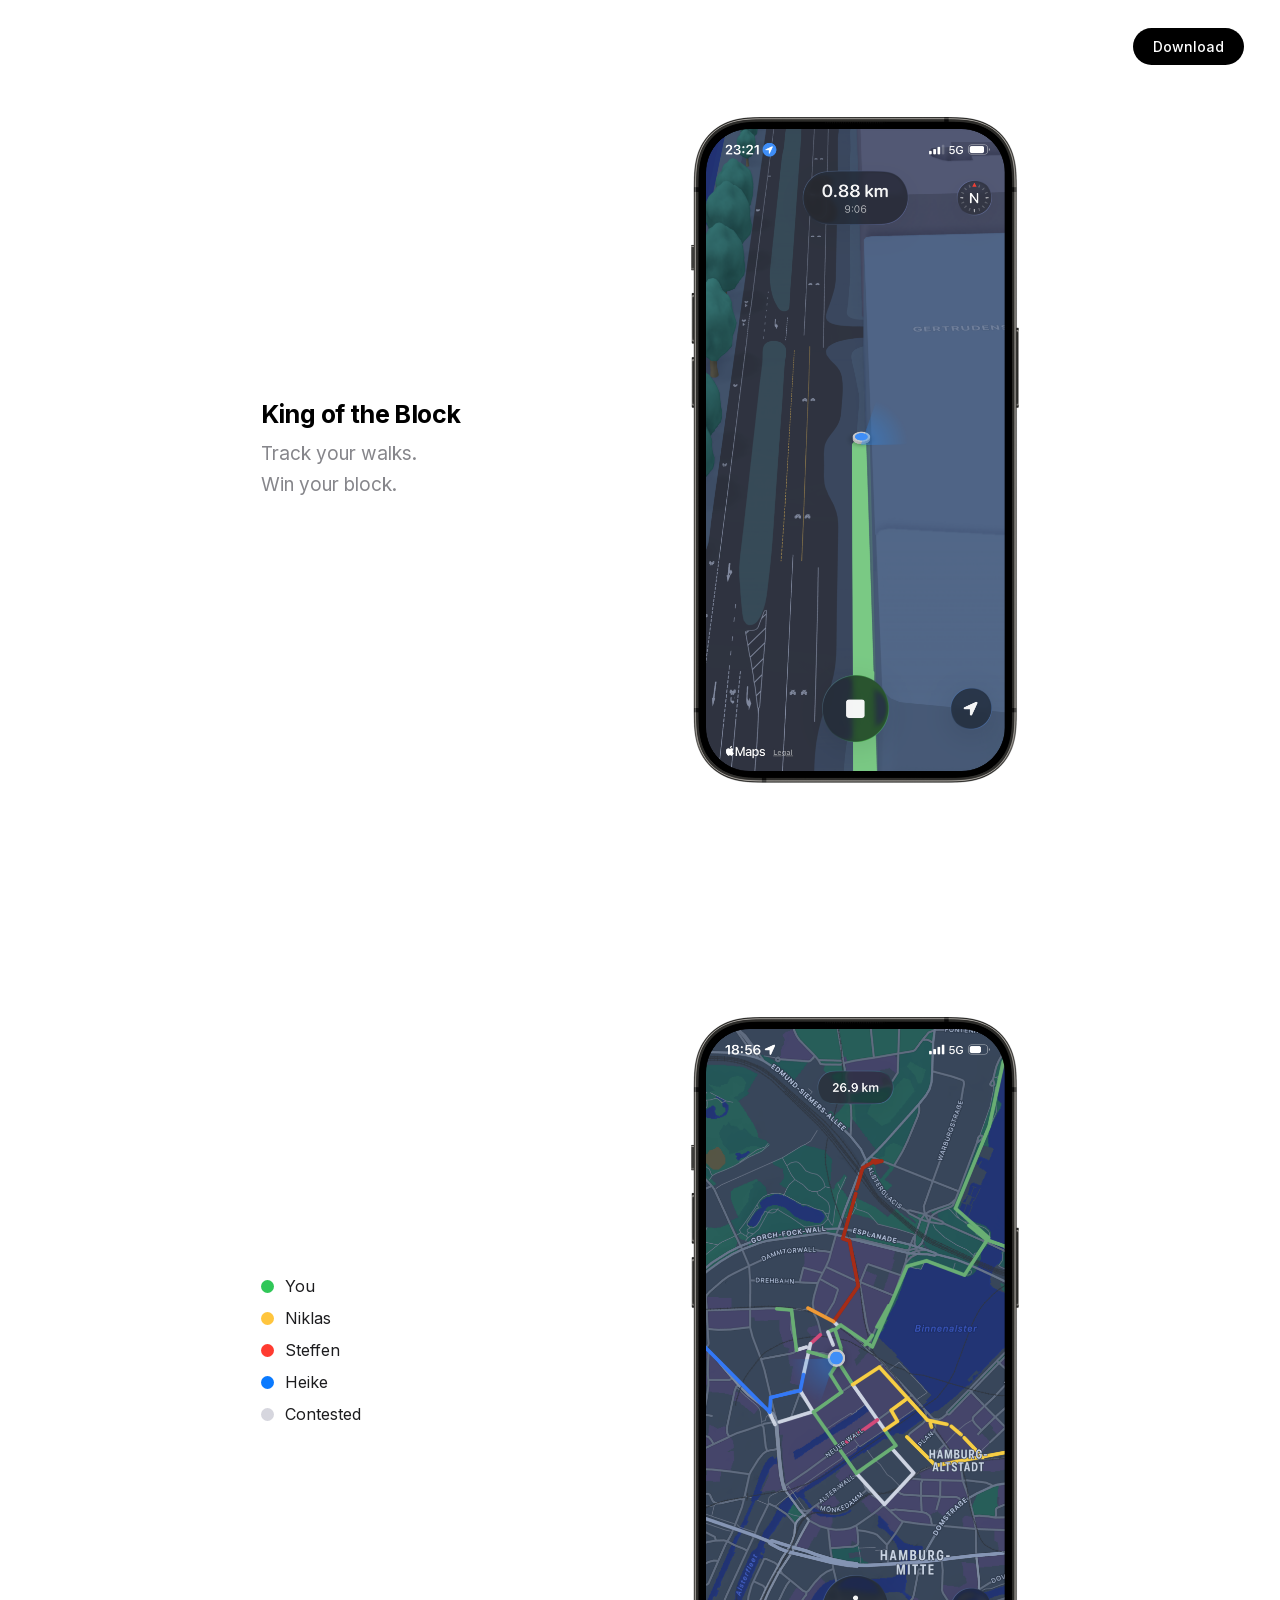
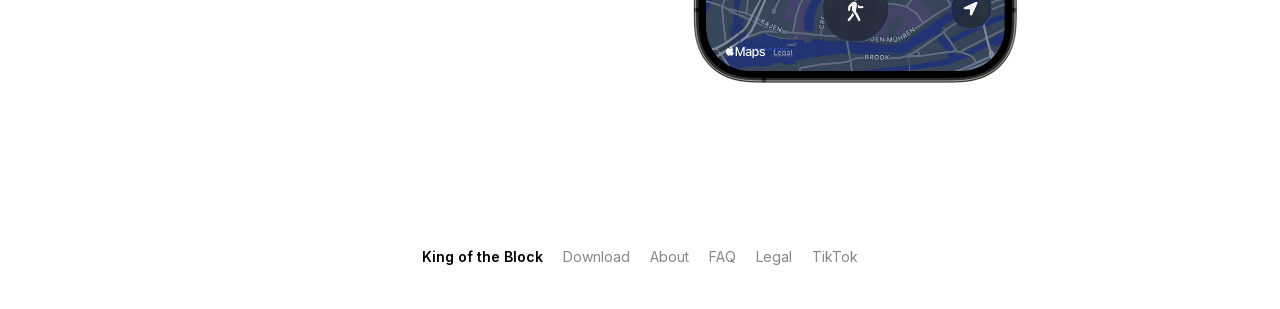
<file: index.html>
<!doctype html>
<html lang="en">
<head>
  <meta charset="utf-8">
  <meta name="viewport" content="width=device-width, initial-scale=1">
  <meta name="theme-color" media="(prefers-color-scheme: light)" content="#ffffff">
  <meta name="theme-color" media="(prefers-color-scheme: dark)" content="#000000">
  <title>King of the Block — Track your walks. Win your block.</title>
  <meta name="description" content="Every street you walk becomes yours — until a friend takes it. A walking turf war, built in Hamburg.">

  <meta property="og:title" content="King of the Block">
  <meta property="og:description" content="Track your walks. Win your block.">
  <meta property="og:type" content="website">
  <meta property="og:url" content="https://kingoftheblock.app/">
  <meta property="og:image" content="https://kingoftheblock.app/assets/og-image.png">
  <meta property="og:image:width" content="1200">
  <meta property="og:image:height" content="630">
  <meta property="og:image:alt" content="King of the Block app icon">
  <meta name="twitter:card" content="summary_large_image">

  <!-- Load the hero mockup early so the fade-in never runs on an empty frame -->
  <link rel="preload" as="image" href="assets/phone-walk.png?v=2">

  <link rel="icon" type="image/png" href="assets/favicon.png">
  <link rel="apple-touch-icon" href="assets/apple-touch-icon.png">

  <link rel="stylesheet" href="styles.css?v=19">
</head>
<body>

  <!-- Live on the App Store -->
  <a class="pill pill--corner" href="https://apps.apple.com/app/king-of-the-block/id6776066439">Download</a>

  <!-- Section 1: track -->
  <section class="section section--hero">
    <div class="hero-copy side">
      <img class="app-icon" src="assets/app-icon.png" alt="King of the Block app icon">
      <h1>King of the Block</h1>
      <p>Track your walks.<br>Win your block.</p>
      <!-- Live on the App Store (mobile-only button) -->
      <a class="pill pill--hero" href="https://apps.apple.com/app/king-of-the-block/id6776066439">Download</a>
    </div>
    <img class="phone" src="assets/phone-walk.png?v=2"
         alt="iPhone showing a live walk being tracked — the walked street is painted green on a dark map">
  </section>

  <!-- Section 2: compete -->
  <section class="section">
    <div class="legend side" aria-label="Map legend">
      <div class="legend-row"><span class="dot dot--you"></span>You</div>
      <div class="legend-row"><span class="dot dot--niklas"></span>Niklas</div>
      <div class="legend-row"><span class="dot dot--steffen"></span>Steffen</div>
      <div class="legend-row"><span class="dot dot--heike"></span>Heike</div>
      <div class="legend-row"><span class="dot dot--contested"></span>Contested</div>
    </div>
    <img class="phone" src="assets/phone-turf.png?v=2"
         alt="iPhone showing a map of Hamburg where streets are claimed in different colors by four friends">
  </section>

  <footer>
    <span class="brand">King of the Block</span>
    <!-- Live on the App Store -->
    <a href="https://apps.apple.com/app/king-of-the-block/id6776066439">Download</a>
    <a href="about.html">About</a>
    <a href="faq.html">FAQ</a>
    <a href="legal.html">Legal</a>
    <a href="https://www.tiktok.com/@king.of.the.block3" target="_blank" rel="noopener">TikTok</a>
  </footer>

</body>
</html>
</file>
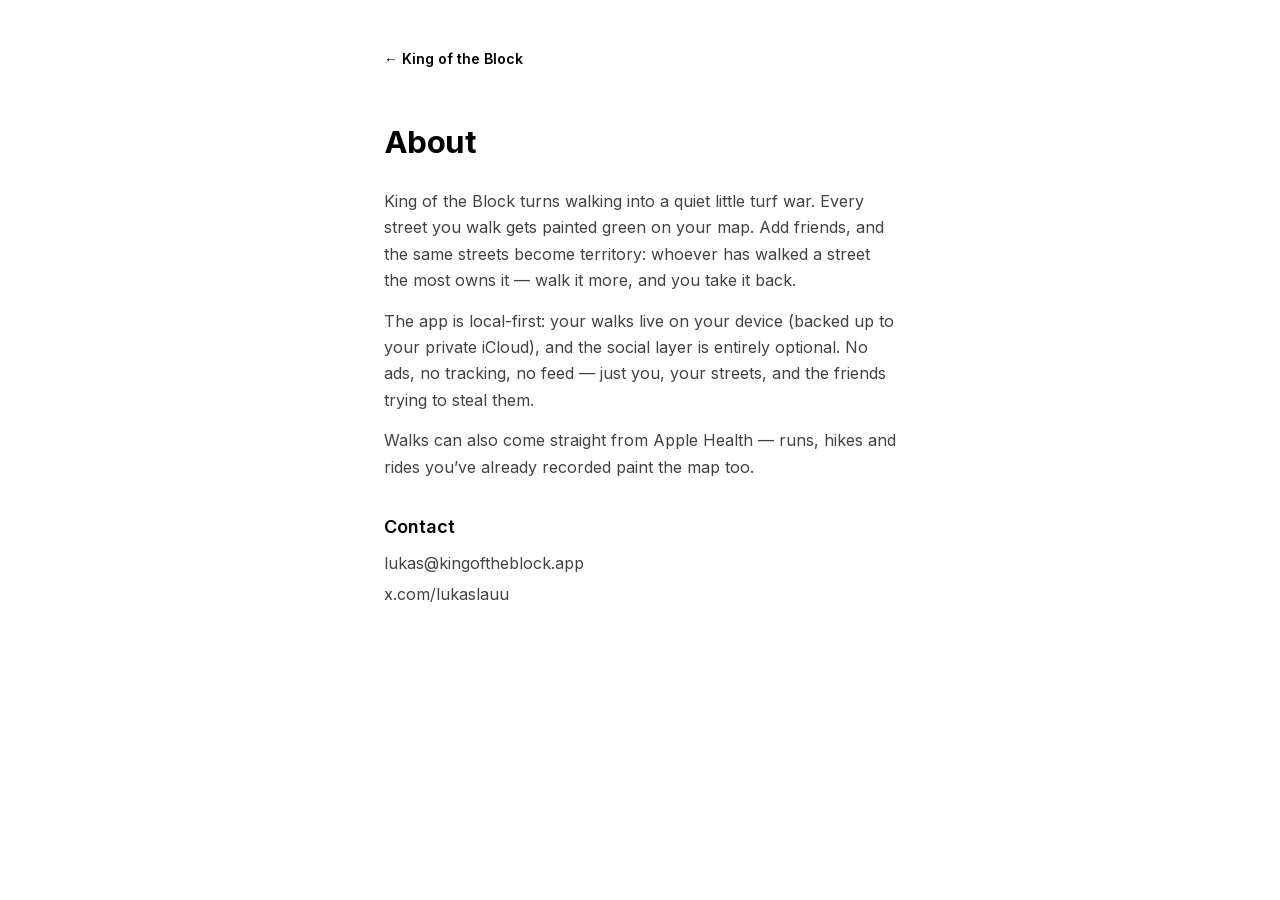
<file: about.html>
<!doctype html>
<html lang="en">
<head>
  <meta charset="utf-8">
  <meta name="viewport" content="width=device-width, initial-scale=1">
  <meta name="theme-color" media="(prefers-color-scheme: light)" content="#ffffff">
  <meta name="theme-color" media="(prefers-color-scheme: dark)" content="#000000">
  <title>About — King of the Block</title>
  <meta name="description" content="About King of the Block — a walking turf war, built in Hamburg.">
  <link rel="icon" type="image/png" href="assets/favicon.png">
  <link rel="apple-touch-icon" href="assets/apple-touch-icon.png">
  <link rel="stylesheet" href="styles.css?v=19">
</head>
<body>
  <main class="page">
    <a class="back" href="index.html">&larr; King of the Block</a>

    <h1>About</h1>

    <p>King of the Block turns walking into a quiet little turf war. Every street
    you walk gets painted green on your map. Add friends, and the same streets
    become territory: whoever has walked a street the most owns it &mdash; walk it
    more, and you take it back.</p>

    <p>The app is local-first: your walks live on your device (backed up to your
    private iCloud), and the social layer is entirely optional. No ads, no
    tracking, no feed &mdash; just you, your streets, and the friends trying to
    steal them.</p>

    <p>Walks can also come straight from Apple Health &mdash; runs, hikes and rides
    you&rsquo;ve already recorded paint the map too.</p>

    <h2 class="spaced">Contact</h2>
    <p class="tight"><a href="mailto:lukas@kingoftheblock.app">lukas@kingoftheblock.app</a></p>
    <p><a href="https://x.com/lukaslauu">x.com/lukaslauu</a></p>
  </main>
</body>
</html>
</file>
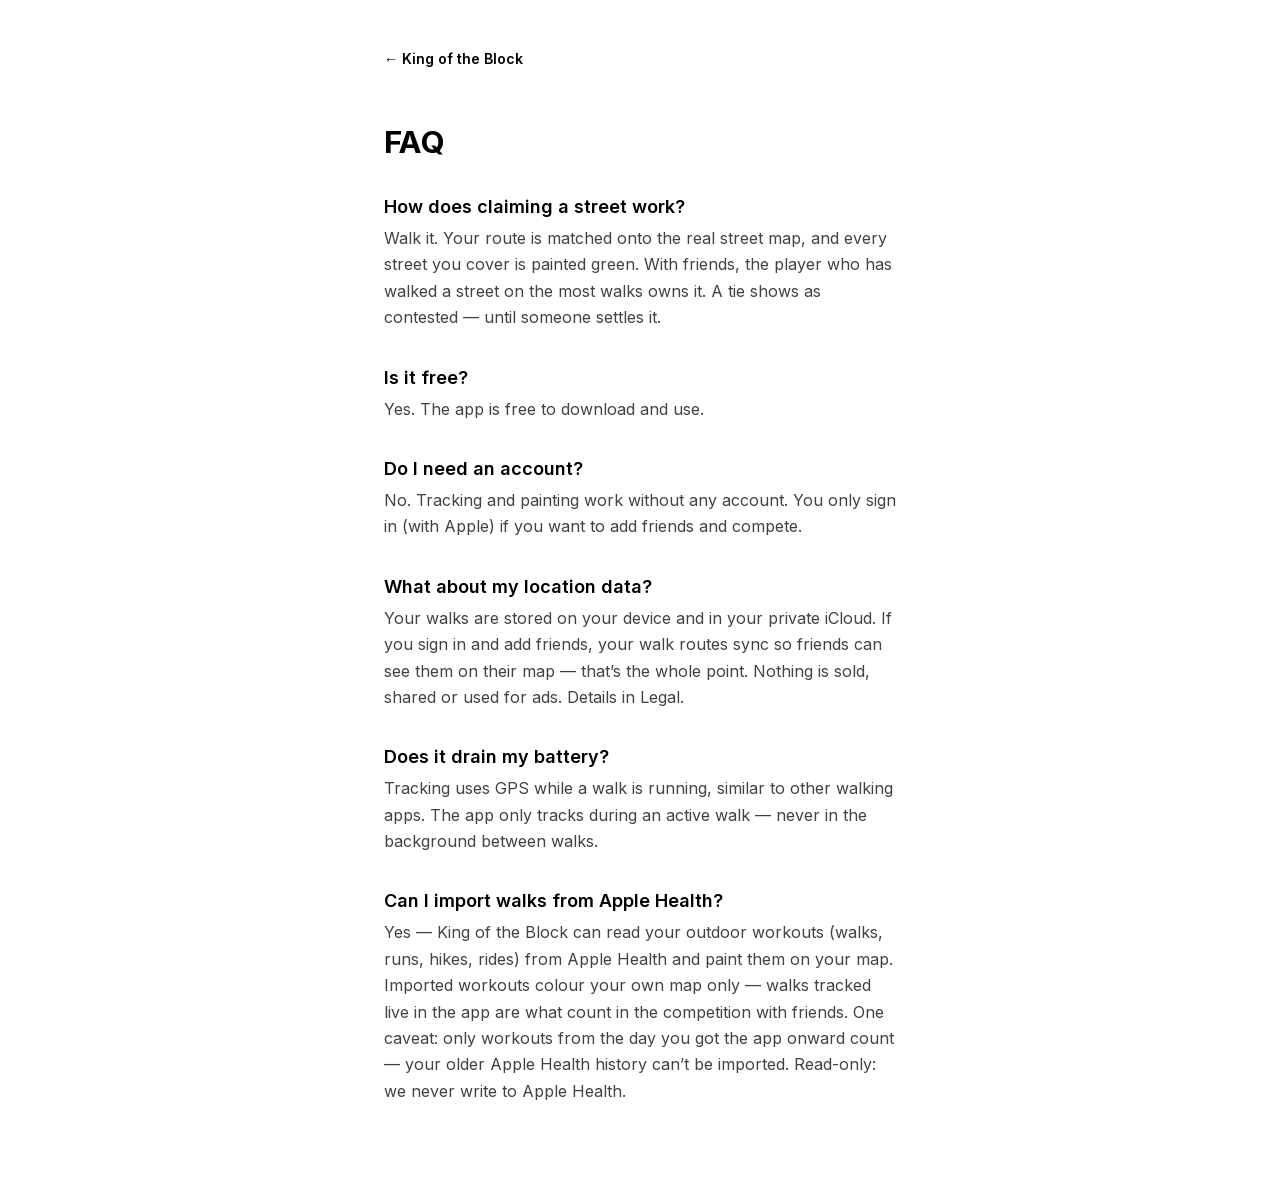
<file: faq.html>
<!doctype html>
<html lang="en">
<head>
  <meta charset="utf-8">
  <meta name="viewport" content="width=device-width, initial-scale=1">
  <meta name="theme-color" media="(prefers-color-scheme: light)" content="#ffffff">
  <meta name="theme-color" media="(prefers-color-scheme: dark)" content="#000000">
  <title>FAQ — King of the Block</title>
  <meta name="description" content="Frequently asked questions about King of the Block.">
  <link rel="icon" type="image/png" href="assets/favicon.png">
  <link rel="apple-touch-icon" href="assets/apple-touch-icon.png">
  <link rel="stylesheet" href="styles.css?v=19">
</head>
<body>
  <main class="page">
    <a class="back" href="index.html">&larr; King of the Block</a>

    <h1>FAQ</h1>

    <h2>How does claiming a street work?</h2>
    <p>Walk it. Your route is matched onto the real street map, and every street
    you cover is painted green. With friends, the player who has walked a street
    on the most walks owns it. A tie shows as contested &mdash; until someone
    settles it.</p>

    <h2>Is it free?</h2>
    <p>Yes. The app is free to download and use.</p>

    <h2>Do I need an account?</h2>
    <p>No. Tracking and painting work without any account. You only sign in
    (with Apple) if you want to add friends and compete.</p>

    <h2>What about my location data?</h2>
    <p>Your walks are stored on your device and in your private iCloud. If you
    sign in and add friends, your walk routes sync so friends can see them on
    their map &mdash; that&rsquo;s the whole point. Nothing is sold, shared or used
    for ads. Details in <a href="legal.html">Legal</a>.</p>

    <h2>Does it drain my battery?</h2>
    <p>Tracking uses GPS while a walk is running, similar to other walking apps.
    The app only tracks during an active walk &mdash; never in the background
    between walks.</p>

    <h2>Can I import walks from Apple Health?</h2>
    <p>Yes &mdash; King of the Block can read your outdoor workouts (walks, runs,
    hikes, rides) from Apple Health and paint them on your map. Imported
    workouts colour your own map only &mdash; walks tracked live in the app are
    what count in the competition with friends. One caveat:
    only workouts from the day you got the app onward count &mdash; your older
    Apple Health history can&rsquo;t be imported. Read-only: we never write to
    Apple Health.</p>
  </main>
</body>
</html>
</file>
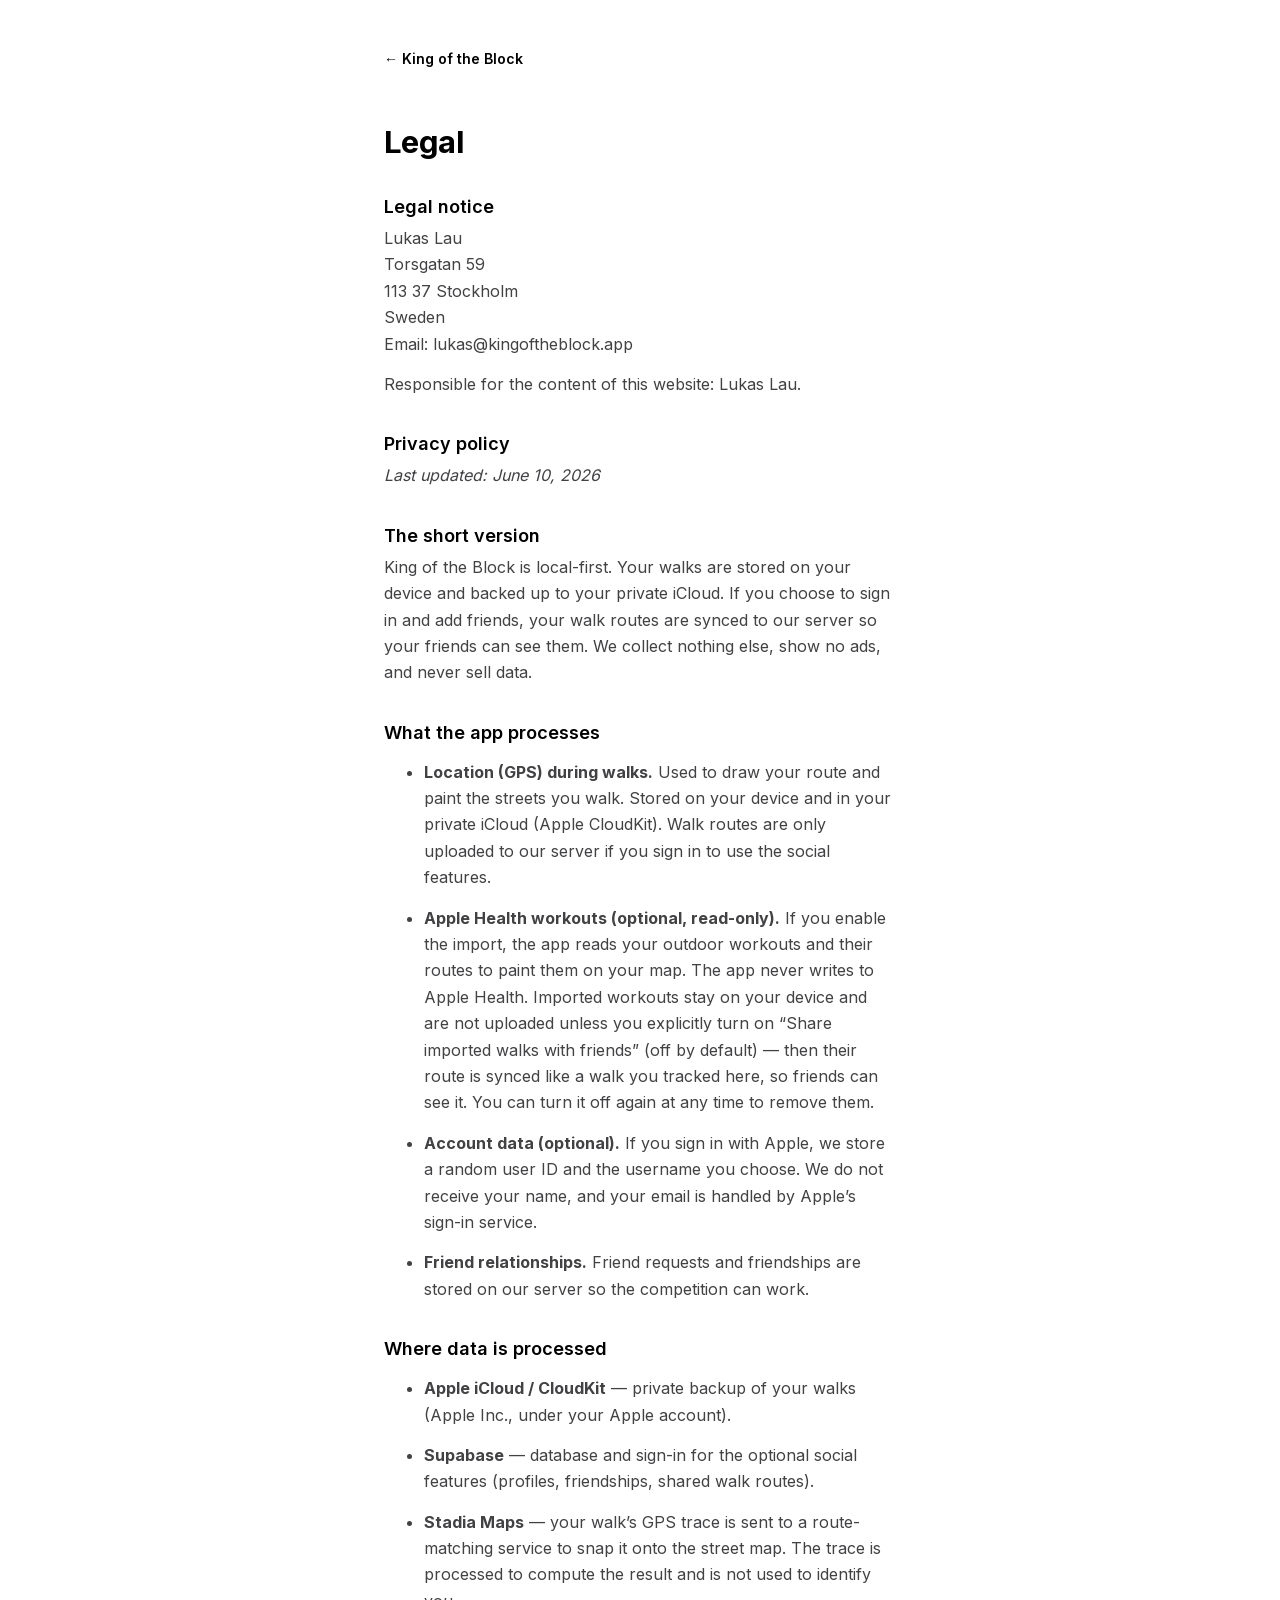
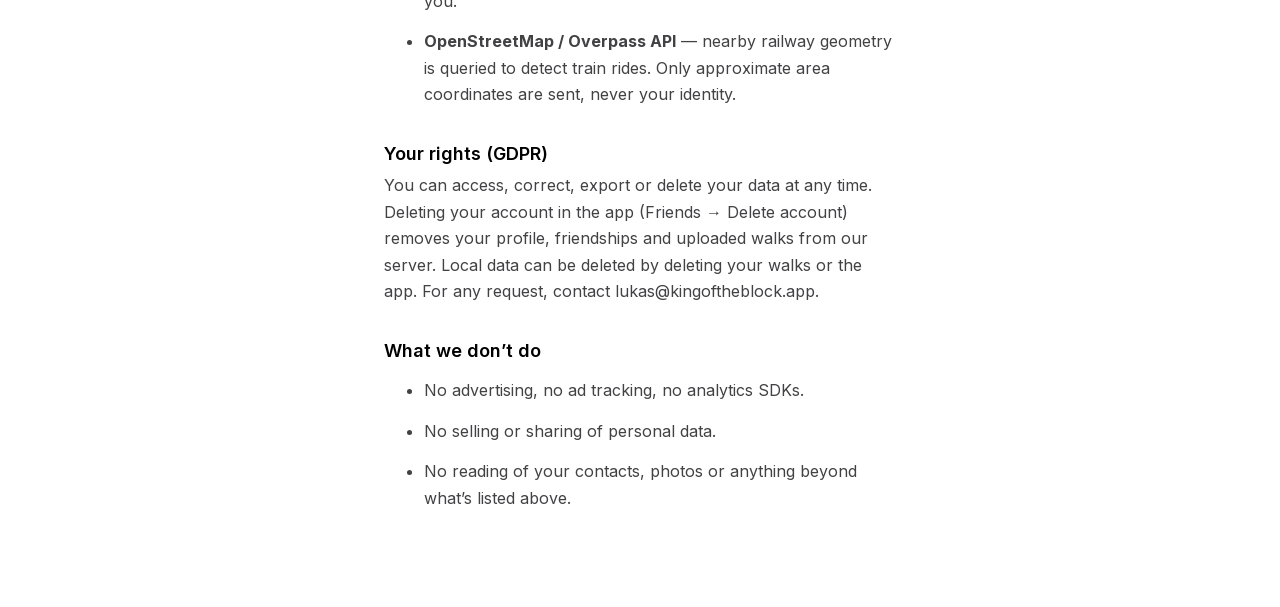
<file: legal.html>
<!doctype html>
<html lang="en">
<head>
  <meta charset="utf-8">
  <meta name="viewport" content="width=device-width, initial-scale=1">
  <meta name="theme-color" media="(prefers-color-scheme: light)" content="#ffffff">
  <meta name="theme-color" media="(prefers-color-scheme: dark)" content="#000000">
  <title>Legal — King of the Block</title>
  <meta name="description" content="Legal notice and privacy policy for King of the Block.">
  <link rel="icon" type="image/png" href="assets/favicon.png">
  <link rel="apple-touch-icon" href="assets/apple-touch-icon.png">
  <link rel="stylesheet" href="styles.css?v=19">
</head>
<body>
  <main class="page">
    <a class="back" href="index.html">&larr; King of the Block</a>

    <h1>Legal</h1>

    <h2>Legal notice</h2>
    <p>
      Lukas Lau<br>
      Torsgatan 59<br>
      113 37 Stockholm<br>
      Sweden<br>
      Email: <a href="mailto:lukas@kingoftheblock.app">lukas@kingoftheblock.app</a>
    </p>
    <p>Responsible for the content of this website: Lukas Lau.</p>

    <h2>Privacy policy</h2>
    <p><em>Last updated: June 10, 2026</em></p>

    <h2>The short version</h2>
    <p>King of the Block is local-first. Your walks are stored on your device
    and backed up to your private iCloud. If you choose to sign in and add
    friends, your walk routes are synced to our server so your friends can see
    them. We collect nothing else, show no ads, and never sell data.</p>

    <h2>What the app processes</h2>
    <ul>
      <li><strong>Location (GPS) during walks.</strong> Used to draw your route and
      paint the streets you walk. Stored on your device and in your private
      iCloud (Apple CloudKit). Walk routes are only uploaded to our server if
      you sign in to use the social features.</li>
      <li><strong>Apple Health workouts (optional, read-only).</strong> If you enable
      the import, the app reads your outdoor workouts and their routes to paint
      them on your map. The app never writes to Apple Health. Imported workouts
      stay on your device and are not uploaded unless you explicitly turn on
      &ldquo;Share imported walks with friends&rdquo; (off by default) &mdash; then
      their route is synced like a walk you tracked here, so friends can see it.
      You can turn it off again at any time to remove them.</li>
      <li><strong>Account data (optional).</strong> If you sign in with Apple, we
      store a random user ID and the username you choose. We do not receive
      your name, and your email is handled by Apple&rsquo;s sign-in service.</li>
      <li><strong>Friend relationships.</strong> Friend requests and friendships are
      stored on our server so the competition can work.</li>
    </ul>

    <h2>Where data is processed</h2>
    <ul>
      <li><strong>Apple iCloud / CloudKit</strong> &mdash; private backup of your walks
      (Apple Inc., under your Apple account).</li>
      <li><strong>Supabase</strong> &mdash; database and sign-in for the optional social
      features (profiles, friendships, shared walk routes).
      <!-- TODO: add your Supabase project region here, e.g. "Hosted in the EU (Frankfurt)." — see your Supabase dashboard -->
      </li>
      <li><strong>Stadia Maps</strong> &mdash; your walk&rsquo;s GPS trace is sent to a
      route-matching service to snap it onto the street map. The trace is
      processed to compute the result and is not used to identify you.</li>
      <li><strong>OpenStreetMap / Overpass API</strong> &mdash; nearby railway geometry
      is queried to detect train rides. Only approximate area coordinates are
      sent, never your identity.</li>
    </ul>

    <h2>Your rights (GDPR)</h2>
    <p>You can access, correct, export or delete your data at any time. Deleting
    your account in the app (Friends &rarr; Delete account) removes your profile,
    friendships and uploaded walks from our server. Local data can be deleted by
    deleting your walks or the app. For any request, contact
    <a href="mailto:lukas@kingoftheblock.app">lukas@kingoftheblock.app</a>.</p>

    <h2>What we don&rsquo;t do</h2>
    <ul>
      <li>No advertising, no ad tracking, no analytics SDKs.</li>
      <li>No selling or sharing of personal data.</li>
      <li>No reading of your contacts, photos or anything beyond what&rsquo;s listed above.</li>
    </ul>
  </main>
</body>
</html>
</file>
<file: styles.css>
/* King of the Block — landing page
   Inter, Apple-minimal, matches Figma mockups (Web.png / Mobile.png) */

/* Self-hosted Inter (variable, 100–900) — no third-party font CDN (GDPR) */
@font-face {
  font-family: "Inter";
  font-style: normal;
  font-weight: 100 900;
  font-display: swap;
  src: url("assets/fonts/inter-var.woff2") format("woff2");
}

:root {
  color-scheme: light dark; /* native scrollbars/controls follow the scheme */
  --bg: #fff;
  --black: #000;      /* strongest text (headings, brand) */
  --ink: #1d1d1f;
  --grey: #86868b;
  --body: #424245;
  --hairline: #e8e8ed;
  /* the CTA pill inverts against the page, not with the text ramp */
  --pill-bg: #000;
  --pill-fg: #fff;
  /* legend colors — match the in-app route palette */
  --c-you: #30c758;
  --c-niklas: #ffc53d;
  --c-steffen: #ff3b30;
  --c-heike: #0a7aff;
  --c-contested: #d6d6de;
}

/* Dark mode (device setting): pitch-black canvas, text ramp inverted,
   route/legend colors untouched — they're the brand. */
@media (prefers-color-scheme: dark) {
  :root {
    --bg: #000;
    --black: #f5f5f7;
    --ink: #f5f5f7;
    --grey: #98989d;
    --body: #d1d1d6;
    --hairline: #2c2c2e;
    --pill-bg: #fff;
    --pill-fg: #000;
  }
}

* { box-sizing: border-box; }

html, body {
  margin: 0;
  padding: 0;
  background: var(--bg);
  color: var(--ink);
  font-family: "Inter", -apple-system, BlinkMacSystemFont, "Segoe UI", sans-serif;
  -webkit-font-smoothing: antialiased;
  text-rendering: optimizeLegibility;
}

/* Scroll snap: each flick lands one full section; the footer is a final
   end-aligned stop, so the last snap is a small nudge that reveals it. */
html {
  scroll-snap-type: y mandatory;
  scroll-behavior: smooth;
}

a { color: inherit; text-decoration: none; }

/* ---------- Buttons ---------- */

.pill {
  display: inline-block;
  background: var(--pill-bg);
  color: var(--pill-fg);
  border-radius: 980px;
  font-weight: 500;
  white-space: nowrap;
}

.pill--corner {
  position: fixed; /* sticky in the corner while scrolling */
  top: 28px;
  right: 36px;
  z-index: 10;
  font-size: 14px;
  padding: 10px 20px;
}

.pill--hero {
  display: none; /* mobile only — desktop uses the corner pill */
  font-size: 16px;
  font-weight: 600;
  padding: 14px 26px;
  margin-top: 28px;
}

/* ---------- Hero / sections ---------- */

.section {
  min-height: 100vh;
  display: flex;
  align-items: center;
  justify-content: center;
  gap: 150px;
  padding: 48px 24px;
  scroll-snap-align: start;
  scroll-snap-stop: always; /* a fast flick can't skip a section */
}

.phone {
  display: block;
  height: min(74vh, 700px);
  width: auto;
}
/* Both side columns share one fixed width so the phones in section 1 and
   section 2 land at exactly the same horizontal position. */
.side { width: 280px; flex: none; }

.app-icon {
  width: 88px;
  height: 88px;
  border-radius: 20px;
  display: none; /* mobile only */
}

.hero-copy h1 {
  font-size: 25px;
  font-weight: 700;
  letter-spacing: -0.6px;
  margin: 0 0 10px;
  color: var(--black);
}

.hero-copy p {
  font-size: 19px;
  line-height: 1.62;
  color: var(--grey);
  margin: 0;
}

/* ---------- Legend ---------- */

.legend {
  display: flex;
  flex-direction: column;
  gap: 12px;
}

.legend-row {
  display: flex;
  align-items: center;
  gap: 11px;
  font-size: 16px;
  color: var(--ink);
}

.dot {
  width: 13px;
  height: 13px;
  border-radius: 50%;
  flex: none;
}

.dot--you       { background: var(--c-you); }
.dot--niklas    { background: var(--c-niklas); }
.dot--steffen   { background: var(--c-steffen); }
.dot--heike     { background: var(--c-heike); }
.dot--contested { background: var(--c-contested); }

/* ---------- Footer ---------- */

footer {
  display: flex;
  align-items: center;
  justify-content: center;
  gap: 20px;
  padding: 48px 24px 44px;
  font-size: 14px;
  scroll-snap-align: end; /* final stop: nudges down just enough to reveal it */
}

footer .brand { font-weight: 600; color: var(--black); }
footer a { color: var(--grey); }
footer a:hover { color: var(--ink); }

/* ---------- Subpages (About / FAQ / Legal) ---------- */

.page {
  max-width: 560px;
  margin: 0 auto;
  padding: 48px 24px 80px;
}

.page .back {
  display: inline-block;
  font-size: 14px;
  font-weight: 600;
  color: var(--black);
  margin-bottom: 56px;
}

.page h1 {
  font-size: 31px;
  font-weight: 700;
  letter-spacing: -0.6px;
  margin: 0 0 28px;
  color: var(--black);
}

.page h2 {
  font-size: 18px;
  font-weight: 600;
  margin: 36px 0 8px;
  color: var(--black);
}

.page p, .page li {
  font-size: 16px;
  line-height: 1.65;
  color: var(--body);
  margin: 0 0 14px;
}

/* Tighter run-on lines (e.g. the contact email directly above the X link) */
.page p.tight { margin-bottom: 5px; }

/* A touch more air under a heading (e.g. About's Contact heading) */
.page h2.spaced { margin-bottom: 13px; }

.page .todo {
  background: #fff8e1;
  border: 1px solid #f0e0a0;
  border-radius: 10px;
  padding: 12px 16px;
  font-size: 14.5px;
  color: #6d5900;
}

@media (prefers-color-scheme: dark) {
  .page .todo {
    background: #1f1a05;
    border-color: #4a3f10;
    color: #e5c95c;
  }
}

/* ---------- Mobile ---------- */

@media (max-width: 760px) {
  .pill--corner { display: none; }

  /* No scroll snap on mobile — natural scrolling only (snap is desktop-only). */
  html { scroll-snap-type: none; }

  .section {
    flex-direction: column;
    gap: 0;
    min-height: 0;
    padding: 0 24px;
  }

  .section--hero { padding-top: 76px; }

  .side { width: auto; }

  .app-icon { display: block; margin: 0 auto; width: 88px; height: 88px; border-radius: 20px; }

  .hero-copy {
    text-align: center;
    max-width: none;
  }

  .hero-copy h1 {
    font-size: 31px;
    margin: 30px 0 10px;
  }

  .hero-copy p { font-size: 20px; }

  .pill--hero { display: inline-block; }

  .phone {
    height: auto;
    width: min(80vw, 330px);
    margin: 64px 0;
  }

  /* Narrower than the phone, so the centered block sits left-of-center —
     a clean aligned column without hugging the phone's edge. */
  .legend {
    width: min(55vw, 230px);
    align-items: flex-start;
    margin: 4px 0 8px;
  }
  .legend-row { font-size: 17px; }

  footer { gap: 24px; padding: 40px 24px 36px; }
  footer .brand { display: none; }
}
</file>
